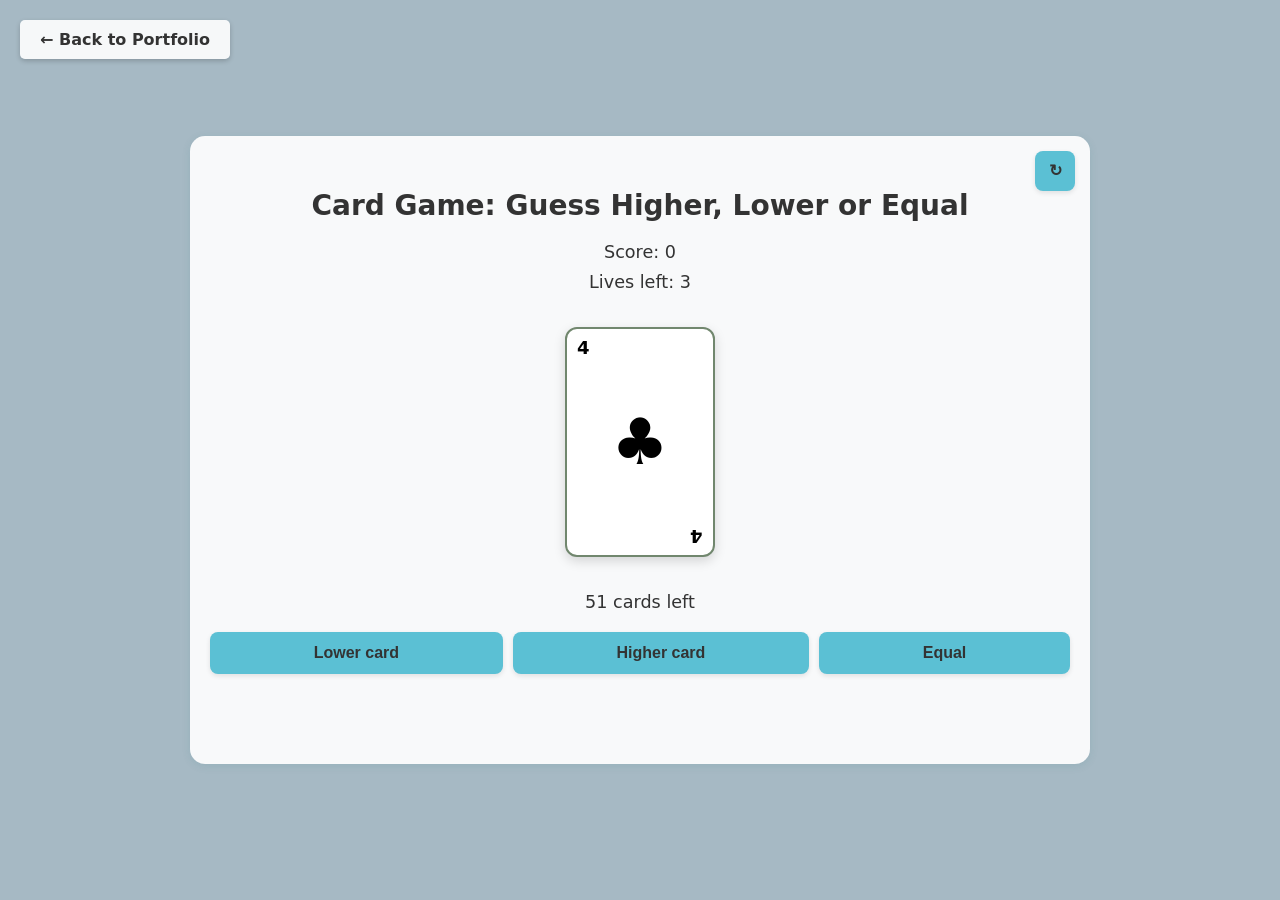
<file: projects/cards-game/index.html>
<!DOCTYPE html>
<html lang="en">
<head>
  <meta charset="UTF-8">
  <title>Card Game - Higher or Lower</title>
  <link rel="stylesheet" href="layout.css">
  <link rel="stylesheet" href="navigation.css">
</head>
<body>
  <nav class="back-nav">
    <a href="../../index.html">← Back to Portfolio</a>
  </nav>
  <div class="game-container">
    <h2>Card Game: Guess Higher, Lower or Equal</h2>
    <p>Score: <span id="score">0</span></p>
    <p>Lives left: <span id="lives">3</span></p>
    <div class="card-container">
      <div id="current-card" class="card">
        <span class="corner top-left"></span>
        <span class="card-suit"></span>
        <span class="corner bottom-right"></span>
      </div>
    </div>
    <p><span id="cards-left">52</span> cards left</p>

    <div class="buttons">
      <button onclick="makeGuess('lower')">Lower card</button>
      <button onclick="makeGuess('higher')">Higher card</button>
      <button onclick="makeGuess('equal')">Equal</button>
      <button class="restart-btn" onclick="startGame('restart')">↻</button>
    </div>

    <p id="message"></p>
  </div>
  <script src="script.js">module</script>
</body>
</html>
</file>
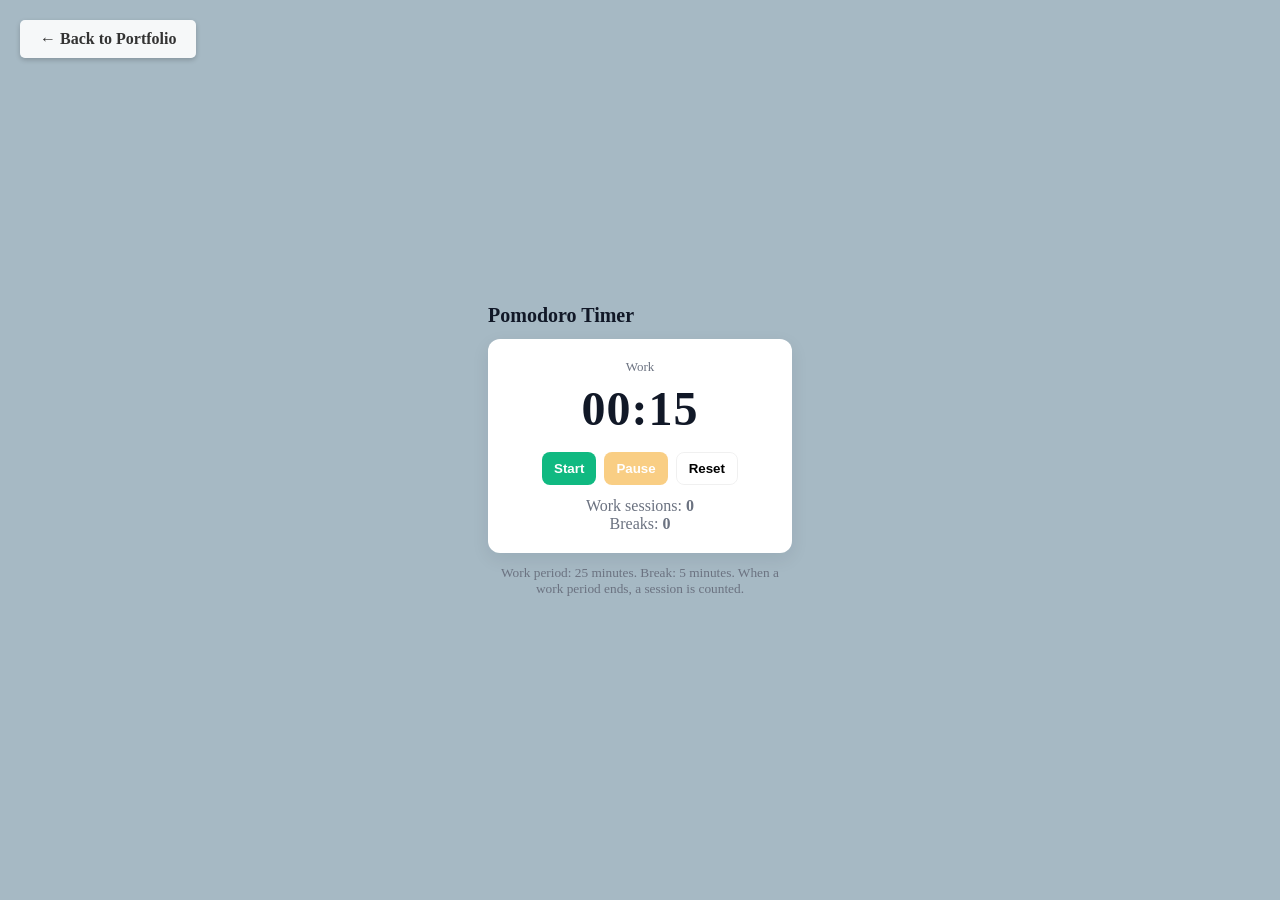
<file: projects/pomodoro/index.html>
<!doctype html>
<html lang="en">
<head>
  <meta charset="utf-8" />
  <meta name="viewport" content="width=device-width,initial-scale=1" />
  <title>Pomodoro</title>
  <link rel="stylesheet" href="style.css">
  <link rel="stylesheet" href="navigation.css">
</head>
<body>
  <nav class="back-nav">
    <a href="../../index.html">← Back to Portfolio</a>
  </nav>
  <main class="container">
    <h1>Pomodoro Timer</h1>

    <section class="timer-card">
      <div class="mode" id="mode">Work</div>
      <div class="time" id="time">1:00</div>

      <div class="controls">
        <button id="startBtn">Start</button>
        <button id="pauseBtn" disabled>Pause</button>
        <button id="resetBtn">Reset</button>
      </div>

      <div class="stats">
        <div>
          <span>Work sessions:</span>
          <strong id="sessionCount">0</strong>
        </div>
        <div>
          <span>Breaks:</span>
          <strong id="breakCount">0</strong>
        </div>
      </div>
    </section>

    <small class="note">Work period: 25 minutes. Break: 5 minutes. When a work period ends, a session is counted.</small>
  </main>

  <audio id="notificationSound" src="sounds/mixkit-correct-answer-tone-2870.wav"></audio>

  <script src="script.js"></script>
</body>
</html>
</file>
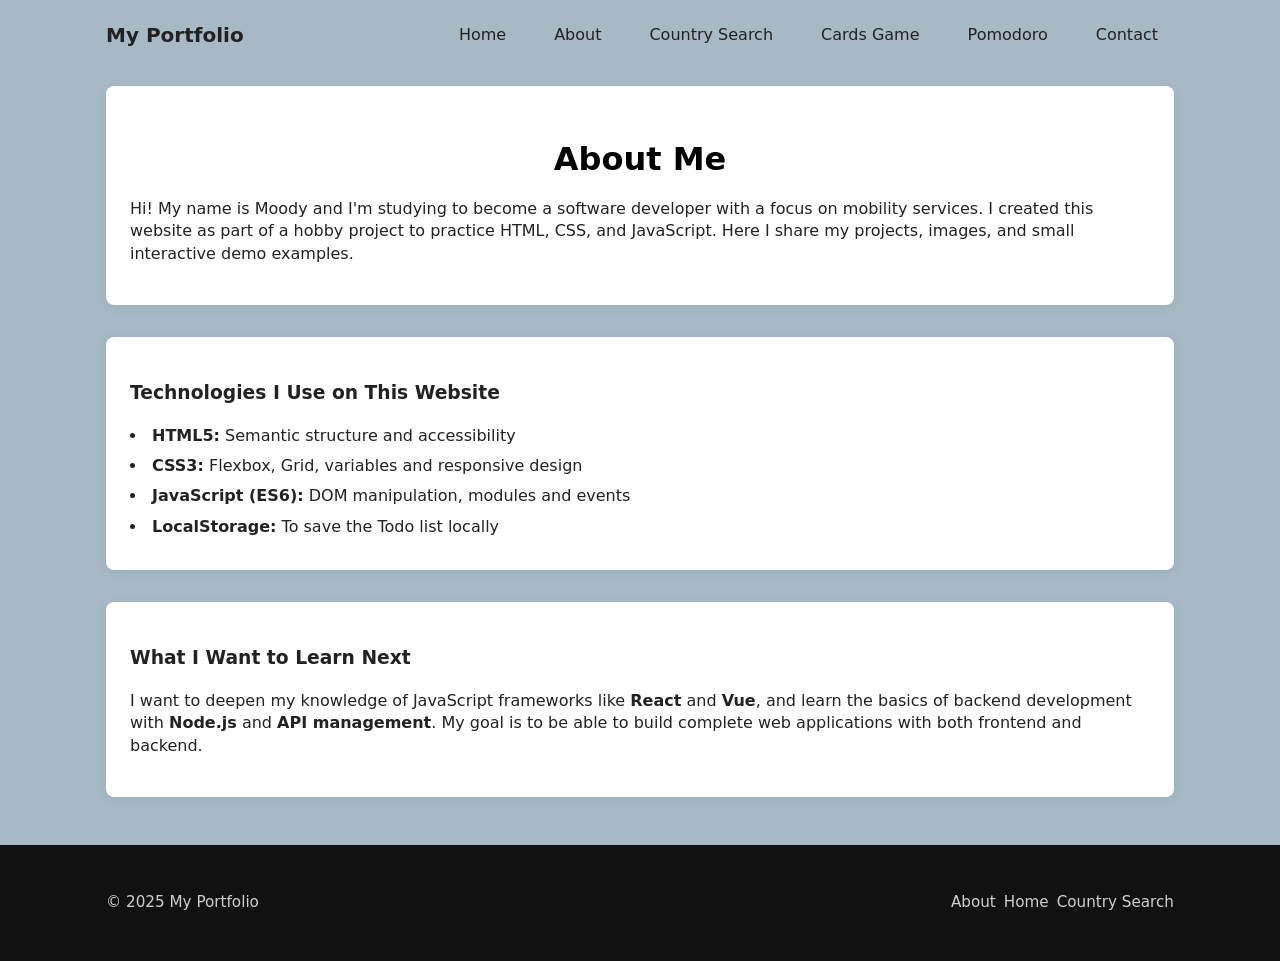
<file: about.html>
<!doctype html>
<html lang="en">
<head>
  <meta charset="utf-8">
  <meta name="viewport" content="width=device-width,initial-scale=1">
  <title>About — My Portfolio</title>
  <link rel="stylesheet" href="css/styles.css">
</head>
<body>
  <header>
    <div class="container header-inner">
      <h1 class="logo">My Portfolio</h1>
      <nav aria-label="Main navigation">
        <!--Hamburger menu button-->
        <button id="nav-toggle-2" aria-expanded="false" aria-controls="main-nav-2" class="hamburger-btn">
          <svg class="icon icon-menu" width="24" height="24" viewBox="0 0 24 24" fill="none">
            <path d="M3 12H21M3 6H21M3 18H21" stroke="currentColor" stroke-width="2" stroke-linecap="round"/>
          </svg>
          <svg class="icon icon-close" width="24" height="24" viewBox="0 0 24 24" fill="none">
            <path d="M18 6L6 18M6 6L18 18" stroke="currentColor" stroke-width="2" stroke-linecap="round"/>
          </svg>
          <span class="sr-only">Menu</span>
        </button>
        
        <ul id="main-nav-2" class="nav-list">
          <li><a href="index.html">Home</a></li>
          <li><a href="about.html" aria-current="page">About</a></li>
          <li><a href="projects/project1.html">Country Search</a></li>
          <li><a href="projects/cards-game/index.html">Cards Game</a></li>
          <li><a href="projects/pomodoro/index.html">Pomodoro</a></li>
          <li><a href="index.html#contact">Contact</a></li>
        </ul>
      </nav>
    </div>
  </header>

  <main class="container">
  <section class="page-section">
    <h2 class="page-title">About Me</h2>
    <p>
      Hi! My name is Moody and I'm studying to become a software developer with a focus on mobility services.
      I created this website as part of a hobby project to practice HTML, CSS, and JavaScript.
      Here I share my projects, images, and small interactive demo examples.
    </p>
  </section>

  <section class="page-section">
    <h3>Technologies I Use on This Website</h3>
    <ul class="tech-list">
      <li><strong>HTML5:</strong> Semantic structure and accessibility</li>
      <li><strong>CSS3:</strong> Flexbox, Grid, variables and responsive design</li>
      <li><strong>JavaScript (ES6):</strong> DOM manipulation, modules and events</li>
      <li><strong>LocalStorage:</strong> To save the Todo list locally</li>
    </ul>
  </section>

  <section class="page-section">
    <h3>What I Want to Learn Next</h3>
    <p>
      I want to deepen my knowledge of JavaScript frameworks like <strong>React</strong> and <strong>Vue</strong>, and
      learn the basics of backend development with <strong>Node.js</strong> and <strong>API management</strong>.
      My goal is to be able to build complete web applications with both frontend and backend.
    </p>
  </section>
</main>

  <footer>
    <div class="container footer-inner">
      <p>© 2025 My Portfolio</p>
      <nav class="footer-nav" aria-label="Footer navigation">
        <a href="about.html">About</a>
        <a href="index.html">Home</a>
        <a href="projects/project1.html">Country Search</a>
      </nav>
    </div>
  </footer>

  <script src="js/script.js" type="module"></script>
</body>
</html>
</file>
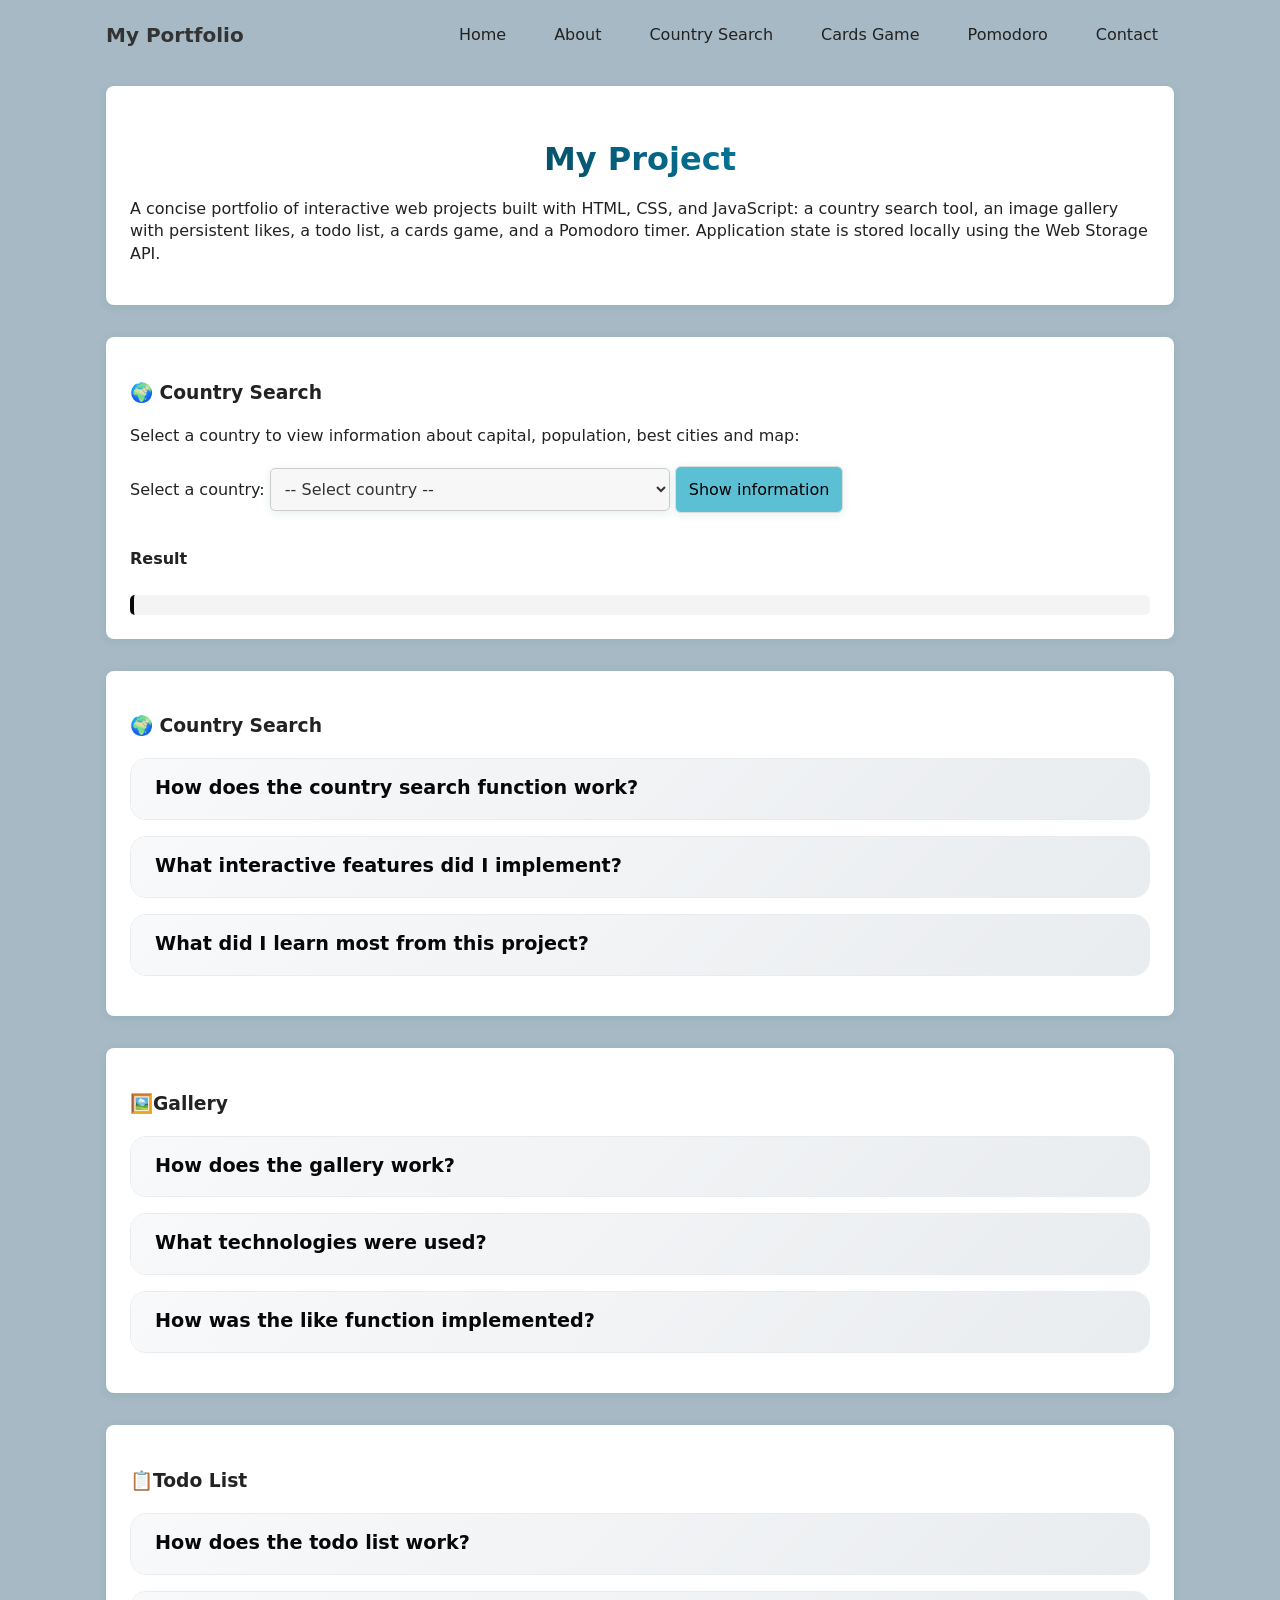
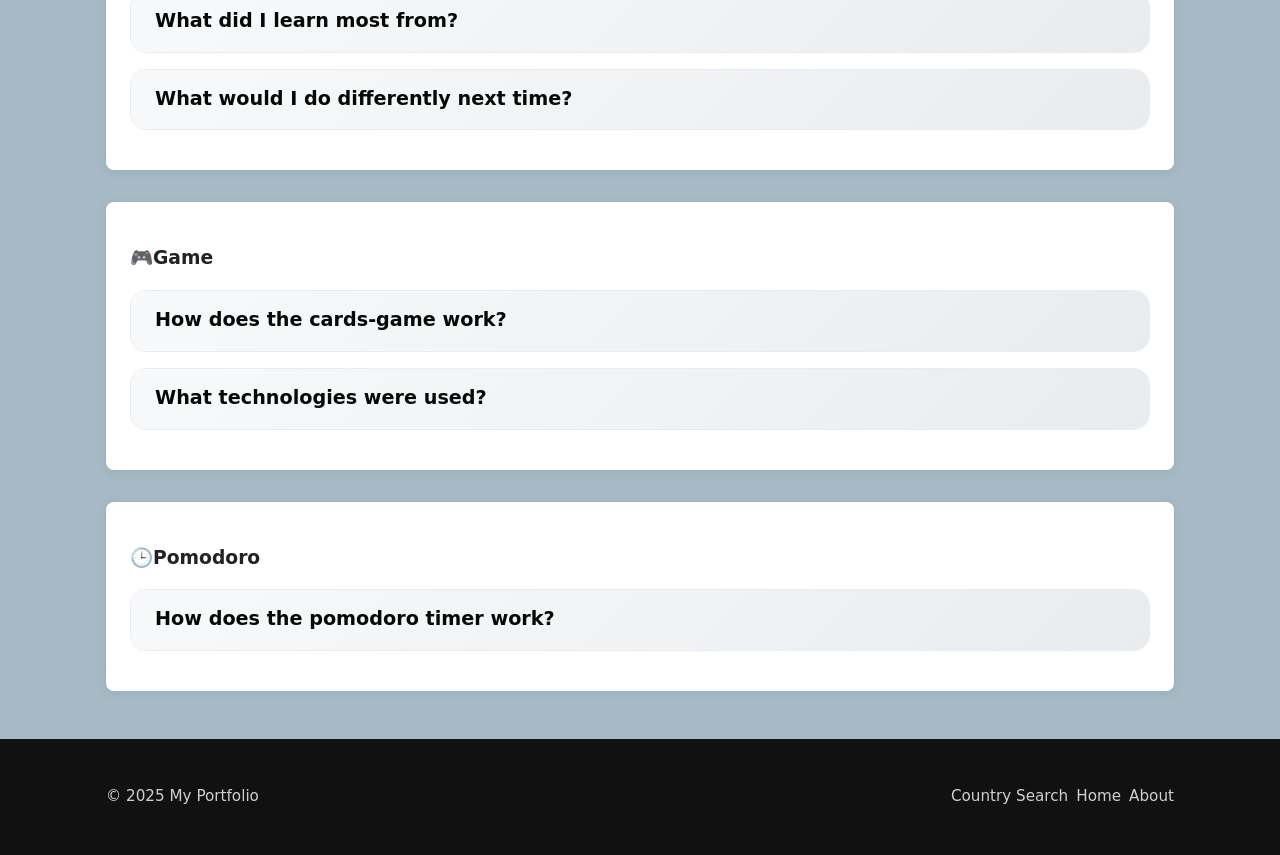
<file: projects/project1.html>
<!doctype html>
<html lang="en">
<head>
  <meta charset="utf-8">
  <meta name="viewport" content="width=device-width,initial-scale=1">
  <title>Projects — My Portfolio</title>
  <link rel="stylesheet" href="../css/styles.css">
  <link rel="stylesheet" href="../css/project.css">
</head>
<body>
  <header>
    <div class="container header-inner">
      <h1 class="logo">My Portfolio</h1>
      <nav aria-label="Main navigation">
        <!-- Hamburger menu button -->
        <button id="nav-toggle-3" aria-expanded="false" aria-controls="main-nav-3" class="hamburger-btn">
          <svg class="icon icon-menu" width="24" height="24" viewBox="0 0 24 24" fill="none">
            <path d="M3 12H21M3 6H21M3 18H21" stroke="currentColor" stroke-width="2" stroke-linecap="round"/>
          </svg>
          <svg class="icon icon-close" width="24" height="24" viewBox="0 0 24 24" fill="none">
            <path d="M18 6L6 18M6 6L18 18" stroke="currentColor" stroke-width="2" stroke-linecap="round"/>
          </svg>
          <span class="sr-only">Menu</span>
        </button>
        
        <ul id="main-nav-3" class="nav-list">
          <li><a href="../index.html">Home</a></li>
          <li><a href="../about.html">About</a></li>
          <li><a href="project1.html" aria-current="page">Country Search</a></li>
          <li><a href="cards-game/index.html">Cards Game</a></li>
          <li><a href="pomodoro/index.html">Pomodoro</a></li>
          <li><a href="../index.html#contact">Contact</a></li>
        </ul>
      </nav>
    </div>
  </header>

  <main class="container">
    <section class="page-section">
      <h2 class="page-title">My Project</h2>
      <p>
        A concise portfolio of interactive web projects built with HTML, CSS, and JavaScript: a country search tool, an image gallery with persistent likes, a todo list, a cards game, and a Pomodoro timer. Application state is stored locally using the Web Storage API.
      </p>
    </section>

    <!-- Country search section -->
    <section class="page-section">
      <h3>🌍 Country Search</h3>
      <p>Select a country to view information about capital, population, best cities and map:</p>

      <label for="countrySelect">Select a country:</label>
      <select id="countrySelect">
        <option value="">-- Select country --</option>
        <option value="Greece">Greece</option>
        <option value="Spain">Spain</option>
        <option value="Turkey">Turkey</option>
      </select>

      <button id="searchBtn">Show information</button>

      <h4>Result</h4>
      <div id="result"></div>
    </section>

    <section class="page-section">
      <h3>🌍 Country Search</h3>
      <details>
        <summary>How does the country search function work?</summary>
        <p>
          The function uses a <code>countries</code>-array with objects for each country.
          When the user selects a country and clicks the "Show information" button,
          the corresponding data is retrieved and displayed in the result area.
        </p>
      </details>
      <details>
        <summary> What interactive features did I implement?</summary>
        <p>
          The user can choose between three countries in a dropdown menu.
          When clicking the button, information about the capital, population, best cities, and a map is displayed.
          If no country is selected, an error message is shown.
        </p>
      </details>
      <details>
        <summary>What did I learn most from this project?</summary>
        <p>
          I learned a lot about DOM manipulation, event handling, and localStorage.
        </p>
      </details>
      
    </section>

    <section class="page-section">
      <h3>🖼️Gallery</h3>
      <details>
        <summary>How does the gallery work?</summary>
        <p>
          The gallery displays images in a grid with the ability to "like" each image and open them in fullscreen.
          The like counter is saved in <code>localStorage</code> and the like button becomes highlighted.
        </p>
      </details>
      <details>
        <summary>What technologies were used?</summary>
        <p>
          I used HTML5 for semantic structure, CSS Grid and Flexbox for layout,
          and JavaScript (ES6) for DOM manipulation and event handling.
        </p>
      </details>
      <details>
        <summary>How was the like function implemented?</summary>
        <p>
          The like system uses localStorage to save both the number of likes and which images have been liked.
          CSS animations create a smooth bounce effect when you click, and the heart changes from empty (♡) 
          to filled (♥) with red color. Formatting of large numbers (1K, 1M) prevents the UI from breaking.
        </p>
      </details>
    </section>

    <section class="page-section">
      <h3>📋Todo List</h3>
      <details>
        <summary>How does the todo list work?</summary>
        <p>
          The todo list allows users to add, mark as complete, and delete tasks.
          Tasks are saved in <code>localStorage</code> so they remain after page reload.
        </p>
      </details>
      <details>
        <summary>What did I learn most from?</summary>
        <p>
          I learned a lot about DOM manipulation, event handling and localStorage.
        </p>
      </details>
      <details>
        <summary>What would I do differently next time?</summary>
        <p>
          Next time I would plan the code structure better from the beginning and use a more modular approach.
          I would also spend more time writing comments in the code for better documentation.
          More testing of functionality would also be beneficial.
        </p>
      </details>
    </section>

    <section class="page-section">
      <h3>🎮Game</h3>
      <details>
        <summary>How does the cards-game work?</summary>
        <p>
          The game is a simple game where the user has to guess 'higher', 'lower' or 'equal' to the next card.
        </p>
      </details>
      <details>
        <summary>What technologies were used?</summary>
        <p>
          I used HTML5 for semantic structure, CSS for styling, and JavaScript (ES6) for game logic and DOM manipulation.
        </p>
      </details>
    </section>

    <section class="page-section">
      <h3>🕒Pomodoro</h3>
      <details>
        <summary>How does the pomodoro timer work?</summary>
        <p>
          The pomodoro timer is a simple timer that allows users to start, pause, and reset a work/break timer.
          It keeps track of the number of work sessions and breaks taken.
        </p>
      </details>
  </main>

  <footer>
    <div class="container footer-inner">
      <p>© 2025 My Portfolio</p>
      <nav class="footer-nav" aria-label="Footer navigation">
        <a href="../projects/project1.html">Country Search</a>
        <a href="../index.html">Home</a>
        <a href="../about.html">About</a>
      </nav>
    </div>
  </footer>

  <script src="../js/script.js" type="module"></script>
</body>
</html>
</file>
<file: projects/cards-game/layout.css>
/* Game Layout Styles - Matching Main Website Theme */

:root {
  --accent: #06ecf0;
  --btn-bg: #5bc0d4;
  --btn-hover: #05bcf9;
  --secondary-color: #71876e;
  --text-color: #333;
  --bg-color: #a6b9c4;
  --game-container-bg: #f8f9fa;
  --shadow: 0 2px 8px rgba(43, 122, 120, 0.12);
}

* {
  box-sizing: border-box;
}

body {
  display: flex;
  align-items: center;
  justify-content: center;
  min-height: 100vh;
  background: var(--bg-color);
  font-family: Inter, system-ui, Arial, sans-serif;
  text-align: center;
  margin: 0;
  padding: 20px;
}

.game-container {
  background: var(--game-container-bg);
  border-radius: 15px;
  padding: 30px 20px;
  max-width: 900px;
  width: 100%;
  margin: auto;
  box-shadow: var(--shadow);
  position: relative;
}

h2 {
  font-size: clamp(1.25rem, 4vw, 1.75rem);
  color: var(--text-color);
  margin-bottom: 20px;
  font-weight: 600;
}

p {
  color: var(--text-color);
  margin: 10px 0;
  font-size: 1.1rem;
}

.card-container {
  margin: 25px 0;
  display: flex;
  justify-content: center;
  min-height: 250px;
  align-items: center;
}

/* Card Styling */
.card {
  position: relative;
  width: 150px;
  height: 230px;
  border: 2px solid var(--secondary-color);
  border-radius: 12px;
  background: #fff;
  display: flex;
  align-items: center;
  justify-content: center;
  font-size: 1.5rem;
  box-shadow: 0 4px 12px rgba(0,0,0,0.15);
  transition: transform 0.3s ease;
}

.card:hover {
  transform: translateY(-5px);
  box-shadow: 0 6px 16px rgba(0,0,0,0.2);
}

.card .corner {
  position: absolute;
  font-size: 1.125rem;
  font-weight: bold;
}

.card .top-left {
  top: 8px;
  left: 10px;
}

.card .bottom-right {
  bottom: 8px;
  right: 10px;
  transform: rotate(180deg);
}

.card .card-suit {
  position: absolute;
  top: 50%;
  left: 50%;
  transform: translate(-50%, -50%);
  font-size: 4rem;
}

/* Red cards (hearts and diamonds) */
.red-card .corner,
.red-card .card-suit {
  color: #e53935;
}

.red-card {
  color: #e53935;
}

/* Button Styling - Matching Main Theme */
.buttons {
  display: flex;
  flex-wrap: wrap;
  gap: 10px;
  justify-content: center;
  margin: 20px 0;
}

.buttons button {
  padding: 12px 20px;
  border: none;
  border-radius: 8px;
  background: var(--btn-bg);
  color: var(--text-color);
  cursor: pointer;
  font-size: clamp(0.85rem, 2vw, 1rem);
  font-weight: 600;
  transition: all 0.3s ease;
  box-shadow: 0 2px 5px rgba(0,0,0,0.1);
  flex: 1 1 auto;
  min-width: 100px;
}

.buttons button:hover {
  background: var(--btn-hover);
  transform: translateY(-2px);
  box-shadow: 0 4px 8px rgba(0,0,0,0.15);
}

.buttons button:active {
  transform: translateY(0);
  box-shadow: 0 2px 4px rgba(0,0,0,0.1);
}

.restart-btn {
  position: absolute;
  top: 15px;
  right: 15px;
  min-width: auto !important;
  width: 40px;
  height: 40px;
  padding: 8px !important;
  border-radius: 50%;
  font-size: 1.25rem;
  display: flex;
  align-items: center;
  justify-content: center;
}

#message {
  margin-top: 20px;
  font-weight: 600;
  font-size: clamp(1rem, 2.5vw, 1.125rem);
  color: var(--text-color);
  min-height: 30px;
}


/* Responsive Design - Matching main website's comprehensive breakpoints */

/* Large tablets and small desktops */
@media screen and (max-width: 900px) {
  .game-container {
    max-width: 90%;
    padding: 28px 22px;
  }

  h2 {
    font-size: 1.65rem;
  }

  p {
    font-size: 1.05rem;
  }

  .card {
    width: 160px;
    height: 245px;
  }

  .card .corner {
    font-size: 1.2rem;
  }

  .card .card-suit {
    font-size: 4.5rem;
  }
}

/* Tablets */
@media screen and (max-width: 768px) {
  body {
    padding: 15px;
  }

  .game-container {
    padding: 35px 25px;
    border-radius: 15px;
    max-width: 95%;
  }

  h2 {
    font-size: 2rem;
    margin-bottom: 25px;
  }

  p {
    font-size: 1.2rem;
    margin: 12px 0;
  }

  .card-container {
    margin: 30px 0;
    min-height: 300px;
  }

  .card {
    width: 180px;
    height: 270px;
  }

  .card .corner {
    font-size: 1.375rem;
    top: 10px;
    left: 12px;
  }

  .card .bottom-right {
    bottom: 10px;
    right: 12px;
  }

  .card .card-suit {
    font-size: 5rem;
  }

  .buttons {
    flex-direction: column;
    gap: 12px;
  }

  .buttons button {
    width: 100%;
    min-width: auto;
    padding: 16px 20px;
    font-size: 1.15rem;
  }

  .restart-btn {
    top: 15px;
    right: 15px;
    width: 40px;
    height: 40px;
    font-size: 1.25rem;
    min-width: auto !important;
    min-height: auto !important;
    max-width: 40px;
    max-height: 40px;
    padding: 8px !important;
    box-sizing: border-box;
  }
}

/* Large mobile devices */
@media screen and (max-width: 600px) {
  body {
    padding: 15px;
  }

  .game-container {
    padding: 45px 35px;
    max-width: 98%;
  }

  h2 {
    font-size: 2.5rem;
    margin-bottom: 30px;
  }

  p {
    font-size: 1.4rem;
    margin: 16px 0;
  }

  .card-container {
    min-height: 380px;
    margin: 35px 0;
  }

  .card {
    width: 220px;
    height: 330px;
  }

  .card .corner {
    font-size: 1.7rem;
    top: 14px;
    left: 16px;
  }

  .card .bottom-right {
    bottom: 14px;
    right: 16px;
  }

  .card .card-suit {
    font-size: 6.5rem;
  }

  .buttons button {
    padding: 20px 26px;
    font-size: 1.35rem;
  }

  #message {
    font-size: 1.4rem;
    margin-top: 28px;
  }
}

/* Medium mobile devices */
@media screen and (max-width: 500px) {
  .game-container {
    padding: 48px 32px;
  }

  h2 {
    font-size: 2.6rem;
  }

  p {
    font-size: 1.45rem;
  }

  .card {
    width: 230px;
    height: 345px;
  }

  .card .corner {
    font-size: 1.75rem;
  }

  .card .card-suit {
    font-size: 6.75rem;
  }

  .buttons button {
    padding: 22px 28px;
    font-size: 1.4rem;
  }
}

/* Standard mobile devices */
@media screen and (max-width: 480px) {
  body {
    padding: 15px;
  }

  .game-container {
    padding: 50px 35px;
    max-width: 100%;
  }

  h2 {
    margin-bottom: 32px;
    font-size: 2.8rem;
  }

  p {
    font-size: 1.5rem;
    margin: 18px 0;
  }

  .card-container {
    min-height: 400px;
    margin: 40px 0;
  }

  .card {
    width: 240px;
    height: 360px;
  }

  .card .corner {
    font-size: 1.8rem;
    top: 15px;
    left: 18px;
  }

  .card .bottom-right {
    bottom: 15px;
    right: 18px;
  }

  .card .card-suit {
    font-size: 7rem;
  }

  .buttons button {
    padding: 24px 30px;
    font-size: 1.5rem;
  }

  #message {
    font-size: 1.5rem;
    margin-top: 35px;
    min-height: 45px;
  }
}

/* Small mobile devices */
@media screen and (max-width: 400px) {
  body {
    padding: 12px;
  }

  .game-container {
    padding: 45px 30px;
  }

  h2 {
    font-size: 2.5rem;
    margin-bottom: 28px;
  }

  p {
    font-size: 1.4rem;
    margin: 15px 0;
  }

  .card-container {
    min-height: 370px;
    margin: 35px 0;
  }

  .card {
    width: 210px;
    height: 315px;
  }

  .card .corner {
    font-size: 1.6rem;
    top: 13px;
    left: 15px;
  }

  .card .bottom-right {
    bottom: 13px;
    right: 15px;
  }

  .card .card-suit {
    font-size: 6.5rem;
  }

  .buttons button {
    padding: 22px 26px;
    font-size: 1.35rem;
  }

  .restart-btn {
    width: 40px;
    height: 40px;
    font-size: 1.25rem;
    min-width: auto !important;
    min-height: auto !important;
    max-width: 40px;
    max-height: 40px;
    padding: 8px !important;
    box-sizing: border-box;
  }
  #message {
    font-size: 1.4rem;
    margin-top: 30px;
    min-height: 40px;
  }
}

/* Extra small mobile devices */
@media screen and (max-width: 360px) {
  body {
    padding: 10px;
  }

  .game-container {
    padding: 40px 25px;
  }

  h2 {
    font-size: 2.3rem;
    margin-bottom: 25px;
  }

  p {
    font-size: 1.3rem;
    margin: 14px 0;
  }

  .card-container {
    min-height: 350px;
    margin: 30px 0;
  }

  .card {
    width: 190px;
    height: 285px;
  }

  .card .corner {
    font-size: 1.5rem;
    top: 11px;
    left: 13px;
  }

  .card .bottom-right {
    bottom: 11px;
    right: 13px;
  }

  .card .card-suit {
    font-size: 6rem;
  }

  .buttons button {
    padding: 20px 24px;
    font-size: 1.4rem;
  }

  .restart-btn {
    width: 38px;
    height: 38px;
    font-size: 1.1rem;
    min-width: auto !important;
    min-height: auto !important;
    max-width: 38px;
    max-height: 38px;
    padding: 8px !important;
    box-sizing: border-box;
  }

  #message {
    font-size: 1.7rem;
    margin-top: 25px;
    min-height: 38px;
  }
}

/* Print Styles */
@media print {
  .buttons,
  .restart-btn {
    display: none;
  }
}
</file>
<file: projects/cards-game/navigation.css>
/* Back Navigation Styling */
.back-nav {
  position: fixed;
  top: 20px;
  left: 20px;
  z-index: 1000;
}

.back-nav a {
  display: inline-block;
  padding: 10px 20px;
  background: rgba(255, 255, 255, 0.9);
  color: #333;
  text-decoration: none;
  border-radius: 5px;
  box-shadow: 0 2px 5px rgba(0,0,0,0.2);
  font-weight: bold;
  transition: all 0.3s;
}

.back-nav a:hover {
  background: white;
  box-shadow: 0 4px 8px rgba(0,0,0,0.3);
  transform: translateY(-2px);
}
</file>
<file: projects/pomodoro/style.css>
:root{
  --bg:#a6b9c4;
  --card:#ffffff;
  --accent:#ef4444;
  --muted:#6b7280;
}
*{box-sizing:border-box}
body{
  margin:0;
  background:var(--bg);
  color:#111827;
  display:flex;
  align-items:center;
  justify-content:center;
  height:100vh;
}
.container{
  width:340px;
  padding:18px;
}
.timer-card{
  background:var(--card);
  border-radius:12px;
  padding:20px;
  box-shadow:0 6px 18px rgba(15,23,42,0.08);
  text-align:center;
}
h1{margin:0 0 12px 0;font-size:20px}
.mode{
  font-size:13px;
  color:var(--muted);
  margin-bottom:6px;
}
.time{
  font-size:48px;
  font-weight:700;
  letter-spacing:1px;
  margin-bottom:16px;
}
.controls{
  display:flex;
  gap:8px;
  justify-content:center;
  margin-bottom:12px;
}
button{
  padding:8px 12px;
  border-radius:8px;
  border:1px solid rgba(0,0,0,0.06);
  background:#fff;
  cursor:pointer;
  font-weight:600;
}
button:disabled{opacity:0.5;cursor:not-allowed}
#startBtn{background:#10b981;color:white;border:none}
#pauseBtn{background:#f59e0b;color:white;border:none}
#resetBtn{background:transparent}
.stats{margin-top:6px;color:var(--muted)}
.note{display:block;margin-top:12px;text-align:center;color:var(--muted)}
</file>
<file: projects/pomodoro/navigation.css>
/* Back Navigation Styling */
.back-nav {
  position: fixed;
  top: 20px;
  left: 20px;
  z-index: 1000;
}

.back-nav a {
  display: inline-block;
  padding: 10px 20px;
  background: rgba(255, 255, 255, 0.9);
  color: #333;
  text-decoration: none;
  border-radius: 5px;
  box-shadow: 0 2px 5px rgba(0,0,0,0.2);
  font-weight: bold;
  transition: all 0.3s;
}

.back-nav a:hover {
  background: white;
  box-shadow: 0 4px 8px rgba(0,0,0,0.3);
  transform: translateY(-2px);
}
</file>
<file: css/styles.css>
/* ================================
    CSS Variables
=================================== */
:root {
  --max-width: 1100px;
  --gap: 1rem;
  --accent: #06ecf0;
  --btn-bg: #5bc0d4;
  --btn-color: #000000;
  --btn-hover: #05bcf9;
  --input-bg: #f7f7f7;
  --input-focus: #2b7a7822;
  --shadow: 0 2px 8px rgba(43, 122, 120, 0.12);
  --primary-color: #070808;
  --secondary-color: #71876e;
  --text-color: #333;
  --bg-color: #f8f9fa;
  --border-color: #ddd;
}

/* Like Button Animation Styles */
.like-btn.liked {
  color: #e74c3c !important;
  background: #ffebee !important;
}

.like-btn.liked:hover {
  color: #c62828 !important;
  background: #ffcdd2 !important;
}

.like-btn.bounce {
  animation: bounceClick 0.2s cubic-bezier(0.68, -0.55, 0.265, 1.55);
}

@keyframes bounceClick {
  0% { transform: scale(1); }
  50% { transform: scale(1.3); }
  100% { transform: scale(1); }
}

* {
  box-sizing: border-box;
}

body {
  font-family: Inter, system-ui, Arial, sans-serif;
  line-height: 1.4;
  margin: 0;
  color: #222;
  background: #a6b9c4;
}

.container {
  max-width: var(--max-width);
  margin: 0 auto;
  padding: 1rem;
}

/* ================================
   Header
=================================== */
.header-inner {
  display: flex;
  align-items: center;
  justify-content: space-between;
}

.logo {
  font-size: 1.25rem;
  margin: 0;
}

nav {
  position: relative;
}

.nav-list {
  list-style: none;
  margin: 0;
  padding: 0;
  display: flex;
  gap: 1rem;
}

.nav-list a {
  text-decoration: none;
  color: inherit;
  position: relative;
  transition: all 0.5s;
  z-index: 2;
  padding: 0.5rem 1rem;
  display: block;
}

.nav-list a::before,
.nav-list a::after {
  content: "";
  position: absolute;
  height: 50%;
  width: 0;
  background-color: var(--btn-bg); 
  transition: all 0.5s;
  z-index: -1;
}

.nav-list a::before {
  right: 0;
  top: 0;
}

.nav-list a::after {
  left: 0;
  bottom: 0;
}

.nav-list a:hover::before,
.nav-list a:hover::after,
.nav-list a:focus::before,
.nav-list a:focus::after {
  width: 100%;
}

/* ================================
   Buttons 
=================================== */
.btn,
.like-btn,
.view-btn,
#nav-toggle,
#nav-toggle-2,
#nav-toggle-3,
#close-lightbox,
#prev,
#next,
.todo-remove,
.page-section button,
select,
input {
  padding: 0.8rem;
  border: 1px solid var(--border-color);
  border-radius: 6px;
  background: var(--btn-bg);
  color: var(--btn-color);
  font-size: 1rem;
  font-family: inherit;
  cursor: pointer;
  transition: all 0.3s ease;
  box-shadow: var(--shadow);
}

/* Remove default button styles */
.btn,
.like-btn,
.view-btn,
#nav-toggle,
#nav-toggle-2,
#nav-toggle-3,
#close-lightbox,
#prev,
#next {
  border: none;
}

.todo-remove {
  background: #e74c3c;
  color: black;
}

select,
input {
  background: var(--input-bg);
  color: var(--text-color);
  outline: 2px solid transparent;
}

/* Button hover states */
.btn:hover,
.view-btn:hover,
#close-lightbox:hover,
#prev:hover,
#next:hover,
#nav-toggle:hover,
#nav-toggle-2:hover,
#nav-toggle-3:hover,
.page-section button:hover {
  background: var(--btn-hover);
  box-shadow: 0 4px 16px rgba(43, 122, 120, 0.18);
  outline: 2px solid var(--accent);
  outline-offset: 2px;
  transform: translateY(-2px);
}
.like-btn:hover {
  background: #e74c3c;
  outline: 2px solid #e74c3c;
  box-shadow: 0 4px 16px rgba(243, 2, 6, 0.941);
  outline-offset: 2px;
  transform: translateY(-2px);
}

.todo-remove:hover, 
.todo-remove:focus {
  background: #c0392b;
  box-shadow: 0 4px 16px rgba(43, 122, 120, 0.18);
  outline: 2px solid #c0392b;
  outline-offset: 2px;
  transform: translateY(-2px);
}

select:focus,
input:focus {
  outline: none;
  border-color: var(--primary-color);
  box-shadow: 0 0 0 3px rgba(43, 122, 120, 0.1);
}

/* Button specific styles */
.like-btn {
  font-size: 1.2rem;
  padding: 0.5rem;
  width: 2.5rem;
  height: 2.5rem;
  display: flex;
  align-items: center;
  justify-content: center;
  border-radius: 50%;
}

.view-btn {
  margin-left: auto;
}

#prev,
#next,
#close-lightbox {
  width: 48px;
  height: 48px;
  font-size: 1.5rem;
  border-radius: 50%;
  display: flex;
  align-items: center;
  justify-content: center;
}

/* ================================
   Hero
=================================== */
.hero {
  padding: 3rem 0;
  background: linear-gradient(135deg, rgba(43, 122, 120, 0.05), rgb(231, 242, 229));
  border-radius: 12px;
  margin-bottom: 2rem;
}

.hero-content {
  display: flex;
  align-items: center;
  gap: 3rem;
  max-width: 1100px;
  margin: 0 auto;
}

.hero-image {
  flex: 0 0 300px;
  position: relative;
}

.hero-image img {
  position: relative;
  left: 1rem;
  width: 100%;
  height: 400px;
  object-fit: cover;
  border-radius: 12px;
  box-shadow: 0 8px 24px rgba(43, 122, 120, 0.2);
  transition: all 0.4s cubic-bezier(0.25, 0.46, 0.45, 0.94);
}

.hero-image:hover img {
  transform: translateY(-8px) scale(1.03);
  box-shadow: 0 16px 40px rgba(43, 122, 120, 0.35);
  border-radius: 16px;
}

.hero-image figcaption {
  position: absolute;
  bottom: -10px;
  left: 53%;
  transform: translateX(-50%);
  background: rgba(255, 255, 255, 0.95);
  padding: 0.5rem 1rem;
  border-radius: 20px;
  font-size: 0.8rem;
  color: #666;
  box-shadow: 0 4px 12px rgba(0, 0, 0, 0.15);
  backdrop-filter: blur(10px);
  opacity: 0;
  transition: all 0.3s ease;
}

.hero-image:hover figcaption {
  opacity: 1;
  bottom: 10px;
}

.hero-text {
  flex: 1;
  min-width: 0;
}

.hero-text h2 {
  font-size: 2.5rem;
  margin-bottom: 1.5rem;
  color: var(--primary-color);
  line-height: 1.2;
  background: linear-gradient(135deg, #070808, #2b7a78);
  -webkit-background-clip: text;
  -webkit-text-fill-color: transparent;
  background-clip: text;
}

.hero-text p {
  font-size: 1.2rem;
  margin-bottom: 2rem;
  color: var(--text-color);
  line-height: 1.6;
  opacity: 0.9;
}

.hero-buttons {
  display: flex;
  gap: 1rem;
  flex-wrap: wrap;
}

.cta-button {
  display: inline-block;
  padding: 0.8rem 1.5rem;
  background: linear-gradient(135deg, #3cd0e7, #2bc0a7);
  color: var(--btn-color);
  text-decoration: none;
  border-radius: 6px;
  font-weight: 500;
  transition: all 0.3s ease;
  box-shadow: 0 4px 15px rgba(231, 126, 60, 0.3);
}

.cta-button:hover {
  transform: translateY(-2px);
  box-shadow: 0 8px 25px rgba(60, 203, 231, 0.972);
  background: linear-gradient(135deg, #2bc0a0, #c1d5a3);
}

/* ================================
   Features (Flexbox)
=================================== */
.features {
  display: flex;
  gap: var(--gap);
  flex-wrap: wrap;
}

.features article {
  flex: 1 1 220px;
  padding: 1rem;
  border-radius: 8px;
  background: #f7f7f7;
}

/* ================================
   Gallery (Grid)
=================================== */
.gallery-grid {
  display: grid;
  grid-template-columns: repeat(3, 1fr);
  gap: 1.5rem;
  margin: 2rem 0;
}

.gallery-item {
  background: #fff;
  padding: 0;
  border-radius: 6px;
  overflow: hidden;
  box-shadow: 0 2px 8px rgba(0, 0, 0, 0.1);
  transition: transform 0.3s ease;
}

.gallery-item:hover {
  transform: translateY(-4px);
}

.gallery-item img {
  width: 100%;
  height: 200px;
  object-fit: cover;
  display: block;
}

.gallery-item figcaption {
  display: flex;
  align-items: center;
  gap: 0.5rem;
  padding: 0.8rem;
}

/* ================================
   Lightbox
=================================== */
.lightbox {
  position: fixed;
  inset: 0;
  display: flex;
  flex-direction: column;
  align-items: center;
  justify-content: center;
  backdrop-filter: blur(4px);
  background: rgba(0, 0, 0, 0.3);
  z-index: 1000;
  padding: 1rem;
}

.lightbox.hidden {
  display: none;
}

.lightbox-content {
  display: flex;
  flex-direction: column;
  align-items: center;
  max-width: 90vw;
  max-height: 90vh;
}

.lightbox img {
  width: 600px;
  height: 400px;
  object-fit: cover;
  border-radius: 8px;
  box-shadow: var(--shadow);
  background: #fff;
  display: block;
}

.lightbox-controls {
  margin-top: 1rem;
  display: flex;
  justify-content: center;
  align-items: center;
  gap: 1rem;
}

/* ================================
   Todo
=================================== */
#todo-form {
  display: flex;
  gap: 0.5rem;
  margin-bottom: 1rem;
}

#todo-input {
  flex: 1;
  background: var(--input-bg);
  border: 1px solid #060000;
  min-width: 0;
}

#todo-form .btn {
  flex-shrink: 0;
  white-space: nowrap;
}

#todo-list {
  list-style: none;
  padding: 0;
  margin-top: 1rem;
}

#todo-list li {
  display: flex;
  gap: 0.5rem;
  align-items: flex-start;
  padding: 0.75rem;
  border-bottom: 1px solid #eee;
  background: #fff;
  border-radius: 4px;
  margin-bottom: 0.5rem;
  transition: all 0.3s ease;
  word-wrap: break-word;
  max-width: 100%;
  overflow: hidden;
  flex-wrap: nowrap;
}

#todo-list li input[type="checkbox"] {
  order: 1;
  margin-right: 0.5rem;
  margin-top: 0.2rem;
  transform: scale(1.2);
  cursor: pointer;
  flex-shrink: 0;
}

#todo-list li span {
  order: 2;
  flex: 1;
  word-wrap: break-word;
  overflow-wrap: break-word;
  line-height: 1.4;
  transition: all 0.3s ease;
  font-size: 1rem;
  min-width: 0;
}

.todo-remove {
  order: 3;
  margin-left: auto;
  flex-shrink: 0;
  align-self: flex-start;
  margin-top: 0.1rem;
}

#todo-list li.completed span {
  text-decoration: line-through;
  color: #888;
  opacity: 0.7;
}

.done {
  text-decoration: line-through;
  opacity: 0.6;
}

/* ================================
   Contact
=================================== */
#contact form {
  display: flex;
  flex-direction: column;
  gap: 0.5rem;
  max-width: 400px;
  margin: 0 auto;
}

#contact label {
  display: flex;
  flex-direction: column;
  gap: 0.2rem;
}

#contact input,
#contact textarea {
  background: var(--input-bg);
  border: 1px solid #060000;
  border-radius: 4px;
  transition: box-shadow 0.2s, border-color 0.2s;
  width: 100%;
  box-sizing: border-box;
}

#contact input:focus,
#contact textarea:focus {
  border-color: var(--accent);
  box-shadow: 0 0 0 2px var(--input-focus);
}

#contact .btn {
  align-self: flex-start;
  margin-top: 0.5rem;
}

/* ================================
   Footer
=================================== */
footer {
  background: #111;
  color: #fff;
  padding: 1rem 0;
}

.footer-inner {
  display: flex;
  justify-content: center;
  align-items: center;
  font-size: 0.95rem;
  opacity: 0.8;
}

.footer-nav {
  display: flex;
  gap: 0.5rem;
  margin-left: auto;
}

.footer-nav a {
  color: white;
  text-decoration: none;
  transition: all 0.3s ease;
  position: relative;
  font-size: 0.95rem;
}

.footer-nav a:hover {
  color: white;
  text-decoration: underline;
  font-weight: bold;
  font-size: 1.1rem;
  transform: scale(1.05);
}

/* ================================
   Page Sections (About & Project)
=================================== */
.page-title {
  font-size: 2rem;
  margin-bottom: 1rem;
  color: black;
  text-align: center;
}

.page-section {
  background: #fff;
  border-radius: 8px;
  box-shadow: var(--shadow);
  padding: 1.5rem;
  margin-bottom: 2rem;
}

.tech-list {
  list-style: disc inside;
  margin: 1rem 0 0 0;
  padding: 0;
}

.tech-list li {
  margin-bottom: 0.5rem;
  font-size: 1rem;
}

/* ================================
   Hamburger Menu Navigation
=================================== */
.hamburger-btn {
  display: none;
  background: none;
  border: none;
  cursor: pointer;
  padding: 0.5rem;
  position: relative;
  z-index: 1001;
}

.hamburger-btn .icon {
  width: 24px;
  height: 24px;
  color: var(--text-color);
  transition: all 0.3s ease;
}

.hamburger-btn .icon-close {
  display: none;
}

.hamburger-btn[aria-expanded="true"] .icon-menu {
  display: none;
}

.hamburger-btn[aria-expanded="true"] .icon-close {
  display: block;
}

.sr-only {
  position: absolute !important;
  width: 1px;
  height: 1px;
  padding: 0;
  margin: -1px;
  overflow: hidden;
  clip: rect(0, 0, 0, 0);
  white-space: nowrap;
  border: 0;
}

body.menu-open {
  overflow: hidden;
}

/* Country search specifika stilar */
.page-section select,
.page-section input {
  width: 100%;
  max-width: 400px;
  margin-bottom: 1rem;
}

#result {
  margin-top: 1.5rem;
  padding: 1rem;
  background: #f9f9f9;
  border-radius: 8px;
  border-left: 4px solid var(--primary-color);
}

/* ================================
   Responsiva stilar
=================================== */

/* Desktop navigation */
@media (min-width: 769px) {
  .hamburger-btn {
    display: none !important;
  }
  
  .nav-list {
    display: flex !important;
    position: static !important;
    background: transparent !important;
    box-shadow: none !important;
    flex-direction: row !important;
    padding: 0 !important;
    width: auto !important;
    height: auto !important;
    right: auto !important;
  }
}

/* Styles for larger screens */
@media (min-width: 1200px) {
  .gallery-grid {
    gap: 2rem;
    max-width: 1000px;
    margin: 2rem auto;
  }
  
  .gallery-item img {
    height: 220px;
  }
  
  .hero {
    padding: 4rem 0;
  }
  
  .hero-content {
    gap: 4rem;
  }
  
  .hero-image {
    flex: 0 0 350px;
  }
  
  .hero-image img {
    height: 450px;
  }
  
  .hero-text h2 {
    font-size: 3rem;
  }
  
  .hero-text p {
    font-size: 1.3rem;
  }
}

@media (min-width: 1600px) {
  .gallery-grid {
    max-width: 1200px;
    gap: 2.5rem;
  }
  
  .gallery-item img {
    height: 240px;
  }
}

/* Styles for medium screens (769px - 1199px) */
@media (max-width: 1199px) and (min-width: 769px) {
  .hero {
    padding: 2.5rem 1rem;
  }
  
  .hero-content {
    gap: 2.5rem;
  }
  
  .hero-image {
    flex: 0 0 280px;
  }
  
  .hero-image img {
    height: 350px;
    left: 0;
  }
  
  .hero-text h2 {
    font-size: 2.2rem;
  }
  
  .hero-text p {
    font-size: 1.1rem;
  }
}

/* Styles for mobile screens */
@media (max-width: 900px) {
  .gallery-grid {
    grid-template-columns: repeat(2, 1fr);
    gap: 1.2rem;
  }
  
  .gallery-item img {
    height: 180px;
  }
}

 
@media (max-width: 768px) {
  .hamburger-btn {
    display: block;
    order: 2;
  }
  
  .header-inner {
    justify-content: space-between;
  }
  
  .nav-list {
    position: fixed;
    top: 0;
    right: -100%;
    width: min(80vw, 320px);
    height: 100vh;
    background: #fff;
    box-shadow: -5px 0 15px rgba(0, 0, 0, 0.1);
    flex-direction: column;
    padding: 5rem 2rem 2rem;
    gap: 1rem;
    transition: right 0.3s ease;
    z-index: 1000;
    border-left: 3px solid var(--primary-color);
  }
  .nav-list a::before,
  .nav-list a::after {
    display: none;
  }
  .nav-list.show {
    right: 0;
  }
  
  .nav-list a {
    padding: 1rem 0;
    font-size: 1.1rem;
    border-bottom: 1px solid #eee;
    transition: all 0.3s ease;
    color: var(--text-color);
  }
  
  .nav-list a:hover {
    color: var(--primary-color);
    padding-left: 1rem;
    background: rgba(43, 122, 120, 0.05);
  }
  
  .nav-list a[aria-current="page"] {
    color: var(--primary-color);
    font-weight: 600;
    background: rgba(43, 122, 120, 0.1);
  }
  
  .nav-list.show::before {
    content: '';
    position: fixed;
    top: 0;
    left: 0;
    width: 100vw;
    height: 100vh;
    background: rgba(0, 0, 0, 0.2);
    z-index: -1;
  }
  
  /* Hero responsive - tablet */
  .hero {
    padding: 2rem 1rem;
  }
  
  .hero-content {
    flex-direction: column;
    text-align: center;
    gap: 2rem;
  }
  
  .hero-image {
    flex: none;
    max-width: 320px;
    width: 100%;
    margin: 0 auto;
  }
  
  .hero-image img {
    height: 280px;
    left: 0;
  }
  
  .hero-text h2 {
    font-size: 2rem;
    margin-bottom: 1rem;
  }
  
  .hero-text p {
    font-size: 1rem;
    margin-bottom: 1.5rem;
  }
  
  .hero-buttons {
    justify-content: center;
    gap: 1rem;
    flex-direction: column;
    align-items: center;
  }
  
  .btn,
  .cta-button {
    width: 100%;
    max-width: 280px;
    text-align: center;
  }
  
  /* Lightbox tablet */
  .lightbox {
    padding: 0.5rem;
  }
  
  .lightbox img {
    width: 85vw;
    height: 50vh;
    max-width: 400px;
    max-height: 300px;
  }

  #prev,
  #next,
  #close-lightbox {
    width: 42px;
    height: 42px;
    font-size: 1.3rem;
  }
  
  /* Country search tablet */
  select, input, button {
    padding: 1rem;
    font-size: 1.1rem;
    border-radius: 8px;
  }
  
  .page-section select {
    width: 100%;
    margin-bottom: 1.5rem;
    min-height: 50px;
  }
  
  .page-section button {
    width: 40%;
    padding: 1rem;
    font-size: 1.1rem;
    min-height: 50px;
  }
  
  select option {
    font-size: 1.1rem;
    padding: 1rem;
  }
  
  #result {
    padding: 1.5rem;
  }
  
  #result img {
    width: 60px !important;
    height: auto !important;
  }
  
  #result p {
    font-size: 1rem;
    margin-bottom: 0.8rem;
  }
  
  #result strong {
    font-size: 1.1rem;
  }
  
  label {
    font-size: 1.1rem;
    font-weight: 600;
    margin-bottom: 0.8rem;
    display: block;
  }
  
  /* Todo tablet */
  #todo-form {
    gap: 0.75rem;
  }
  
  #todo-input {
    padding: 0.6rem;
    font-size: 1rem;
  }
  
  #todo-list li {
    padding: 0.75rem;
    gap: 0.75rem;
  }
  
  #todo-list li span {
    font-size: 0.95rem;
    line-height: 1.3;
  }
  
  /* Footer tablet */
  footer {
    padding: 0.8rem 0;
  }
  
  .footer-inner {
    font-size: 0.85rem;
  }
  
  .footer-nav a {
    font-size: 0.85rem;
  }
  
  .footer-nav a:hover {
    font-size: 0.95rem;
  }
}

/* Mobil (600px och mindre) */
@media (max-width: 600px) {
  .gallery-grid {
    grid-template-columns: 1fr;
    gap: 1rem;
  }
  
  .gallery-item img {
    height: 250px;
  }
  
  .gallery-item figcaption {
    padding: 1rem;
  }
  
  .hero h2 {
    font-size: 1.1rem;
  }

  .btn,
  .like-btn,
  .view-btn,
  #nav-toggle,
  #nav-toggle-2,
  #nav-toggle-3,
  #close-lightbox,
  #prev,
  #next,
  #searchBtn,
  .todo-remove {
    font-size: 0.9rem;
    padding: 0.4rem 0.8rem;
  }

  #contact form {
    max-width: 98vw;
  }
  
  /* Footer mobile */
  footer {
    padding: 0.6rem 0;
  }
  
  .footer-inner {
    font-size: 0.8rem;
    flex-direction: column;
    gap: 0.5rem;
  }
  
  .footer-nav {
    margin-left: 0;
    gap: 0.4rem;
  }
  
  .footer-nav a {
    font-size: 0.8rem;
  }
  
  .footer-nav a:hover {
    font-size: 0.9rem;
  }
  
  /* Hero responsiv - mobil */
  .hero {
    padding: 1.5rem 0.8rem;
  }
  
  .hero-content {
    flex-direction: column;
    text-align: center;
    gap: 1.5rem;
  }
  
  .hero-image {
    max-width: 280px;
    width: 100%;
  }
  
  .hero-image img {
    height: 240px;
    border-radius: 10px;
    left: 0;
  }
  
  .hero-image:hover img {
    transform: translateY(-4px) scale(1.02);
  }
  
  .hero-text h2 {
    font-size: 1.7rem;
    margin-bottom: 1rem;
    line-height: 1.3;
  }
  
  .hero-text p {
    font-size: 0.95rem;
    margin-bottom: 1.5rem;
    padding: 0 1rem;
  }
  
  .hero-buttons {
    flex-direction: column;
    gap: 0.8rem;
    align-items: center;
    width: 100%;
  }
  
  .btn,
  .cta-button {
    width: 100%;
    max-width: 250px;
    text-align: center;
    padding: 0.6rem 1rem;
    font-size: 0.95rem;
  }
  
  /* Todo mobil */
  #todo-form {
    flex-direction: column;
    gap: 1rem;
  }
  
  #todo-input {
    width: 100%;
    padding: 0.6rem;
    font-size: 1rem;
  }
  
  #todo-form .btn {
    width: 100%;
    padding: 0.6rem;
    font-size: 1rem;
    justify-content: center;
  }
  
  #todo-list li {
    padding: 1rem;
    gap: 0.75rem;
    align-items: flex-start;
    flex-wrap: nowrap;
  }
  
  #todo-list li input[type="checkbox"] {
    order: 1;
    margin-right: 0.75rem;
    margin-top: 0.2rem;
    transform: scale(1.4);
    flex-shrink: 0;
  }
  
  #todo-list li span {
    order: 2;
    flex: 1;
    font-size: 0.9rem;
    line-height: 1.3;
    word-break: break-word;
    hyphens: auto;
    min-width: 0;
  }
  
  .todo-remove {
    order: 3;
    margin-left: 0.5rem;
    margin-top: 0;
    padding: 0.5rem 0.8rem;
    font-size: 0.8rem;
    flex-shrink: 0;
    width: auto;
  }
}

@media (max-width: 500px) {
  .lightbox {
    padding: 0.3rem;
  }
  
  .lightbox img {
    width: 90vw;
    height: 45vh;
    max-width: 320px;
    max-height: 240px;
    border-radius: 6px;
  }
  
  .lightbox-controls {
    margin-top: 0.8rem;
    gap: 0.8rem;
  }
  
  #prev,
  #next,
  #close-lightbox {
    width: 36px;
    height: 36px;
    font-size: 1.1rem;
  }
}


@media (max-width: 480px) {
  .nav-list {
    width: 90vw;
    padding: 4rem 1.5rem 2rem;
  }
  
  .hamburger-btn .icon {
    width: 20px;
    height: 20px;
  }
  
  /* Hero responsiv */
  .hero {
    padding: 1rem 0.5rem;
  }
  
  .hero-content {
    gap: 1rem;
  }
  
  .hero-image {
    max-width: 240px;
  }
  
  .hero-image img {
    height: 200px;
    left: 0;
  }
  
  .hero-text h2 {
    font-size: 1.4rem;
    line-height: 1.3;
    margin-bottom: 0.8rem;
    padding: 0 0.5rem;
  }
  
  .hero-text p {
    font-size: 0.9rem;
    padding: 0 0.5rem;
    margin-bottom: 1.2rem;
  }
  
  .hero-buttons {
    padding: 0 0.5rem;
  }
  
  .btn,
  .cta-button {
    max-width: 220px;
    padding: 0.7rem 0.8rem;
    font-size: 0.9rem;
  }
  
  /* Country search extra mobil */
  select, input, button {
    padding: 1.2rem;
    font-size: 1.2rem;
  }
  
  .page-section select {
    min-height: 55px;
    font-size: 1.2rem;
  }
  
  .page-section button {
    padding: 1.2rem;
    font-size: 1.2rem;
    min-height: 55px;
  }
  
  select option {
    font-size: 1.2rem;
    padding: 1.2rem 0.8rem;
    line-height: 1.4;
  }
  
  #result {
    padding: 1.2rem;
  }
  
  #result div {
    flex-direction: column !important;
    gap: 1rem !important;
  }
  
  #result img {
    width: 80px !important;
    align-self: center;
  }
  
  #result p {
    font-size: 1.1rem;
    margin-bottom: 1rem;
  }
  
  #result strong {
    font-size: 1.2rem;
  }
  
  label {
    font-size: 1.2rem;
    margin-bottom: 1rem;
  }
  
  /* Footer extra mobile */
  footer {
    padding: 0.5rem 0;
  }
  
  .footer-inner {
    font-size: 0.75rem;
  }
  
  .footer-nav a {
    font-size: 0.75rem;
  }
  
  .footer-nav a:hover {
    font-size: 0.85rem;
  }
}


@media (max-width: 360px) {
  .hero {
    padding: 0.8rem 0.3rem;
  }
  
  .hero-image {
    max-width: 200px;
  }
  
  .hero-image img {
    height: 180px;
  }
  
  .hero-text h2 {
    font-size: 1.2rem;
    padding: 0 0.3rem;
  }
  
  .hero-text p {
    font-size: 0.85rem;
    padding: 0 0.3rem;
  }
  
  .btn,
  .cta-button {
    max-width: 180px;
    padding: 0.6rem 0.7rem;
    font-size: 0.85rem;
  }
  
  /* Footer smallest */
  footer {
    padding: 0.4rem 0;
  }
  
  .footer-inner {
    font-size: 0.7rem;
  }
  
  .footer-nav a {
    font-size: 0.7rem;
  }
  
  .footer-nav a:hover {
    font-size: 0.8rem;
  }
}

@media (max-width: 400px) {
  #todo-input {
    padding: 0.6rem;
    font-size: 0.9rem;
  }
  
  #todo-form .btn {
    padding: 0.6rem;
    font-size: 0.9rem;
  }
  
  #todo-list li {
    padding: 0.8rem;
    gap: 0.5rem;
  }
  
  #todo-list li span {
    font-size: 0.85rem;
    line-height: 1.2;
  }
  
  .todo-remove {
    padding: 0.4rem 0.6rem;
    font-size: 0.75rem;
  }
}

/* ================================
   Accordion/Details styling
=================================== */
details {
  margin-top: 1rem;
  margin-bottom: 1rem;
  background-color: #f8f9fa;
  border-radius: 1rem;
  border: 1px solid #e9ecef;
  overflow: hidden;
  transition: all 0.3s ease;
}

details:hover {
  box-shadow: 0 4px 12px rgba(43, 122, 120, 0.1);
}

details summary {
  padding: 1rem 1.5rem;
  font-size: 1.2rem;
  font-weight: 600;
  cursor: pointer;
  background: linear-gradient(135deg, #f8f9fa, #e9ecef);
  transition: all 0.3s ease;
  border-bottom: 1px solid transparent;
  color: var(--primary-color);
  display: flex;
  align-items: center;
}

details summary:hover {
  background: linear-gradient(135deg, #e9ecef, #dee2e6);
  color: var(--btn-bg);
}

details summary::marker {
  content: "▶ ";
  font-size: 1rem;
  margin-right: 0.5rem;
}

details[open] summary::marker {
  content: "▼ ";
}

details[open] summary {
  border-bottom: 1px solid #dee2e6;
  background: linear-gradient(135deg, #e9ecef, #f8f9fa);
}

details p {
  padding: 1.5rem 2rem 2rem 2rem;
  margin: 0;
  line-height: 1.6;
  color: var(--text-color);
  background: #fff;
}

details code {
  background: #f1f3f4;
  padding: 0.2rem 0.4rem;
  border-radius: 4px;
  font-family: 'Courier New', monospace;
  color: #d63384;
  font-size: 0.9rem;
}

/* Responsiv accordion */
@media (max-width: 768px) {
  details summary {
    padding: 1rem;
    font-size: 1.1rem;
  }
  
  details p {
    padding: 1rem 1.5rem 1.5rem 1.5rem;
    font-size: 0.95rem;
  }
}

@media (max-width: 480px) {
  details summary {
    padding: 0.8rem;
    font-size: 1rem;
  }
  
  details p {
    padding: 1rem;
    font-size: 0.9rem;
  }
}
</file>
<file: css/project.css>
/* Projekt-sida specific CSS */
@import url('styles.css');

.page-title {
  background: linear-gradient(45deg, #070808, var(--btn-hover));
  -webkit-background-clip: text;
  -webkit-text-fill-color: transparent;
  background-clip: text;
}

h1, h2 {
  color: #333;
}

select, input {
  width: 60%;
  padding: 10px;
  margin-top: 5px;
  margin-bottom: 10px;
  border: 1px solid #ccc;
  border-radius: 5px;
}

button {
  background-color: #638d80;
  color: black;
  border: none;
  padding: 10px 15px;
  border-radius: 5px;
  cursor: pointer;
}

button:hover {
  background-color: #86bdbc;
}

#result {
  background-color: #f4f4f4;
  padding: 10px;
  border-radius: 5px;
}

/* Let global `css/styles.css` control result image sizing for consistency across breakpoints */
.country-result img {
  max-width: 100%;
  height: auto;
  border: 1px solid #ccc;
  border-radius: 5px;
}

/* Country search result styling */
.country-result {
  display: flex;
  align-items: center;
  gap: 15px;
}

.country-result img {
  width: 80px;
  height: auto;
  border: 1px solid #ccc;
  border-radius: 5px;
}

.country-result-info p {
  margin: 5px 0;
}

@media (max-width: 600px) {
  select, input {
    width: 100%;
  }
}
@media (max-width: 500px) {
#searchBtn {
    width: 60%;
    padding: 0.75rem;
    font-size: 1.1rem;
  }
}
</file>
